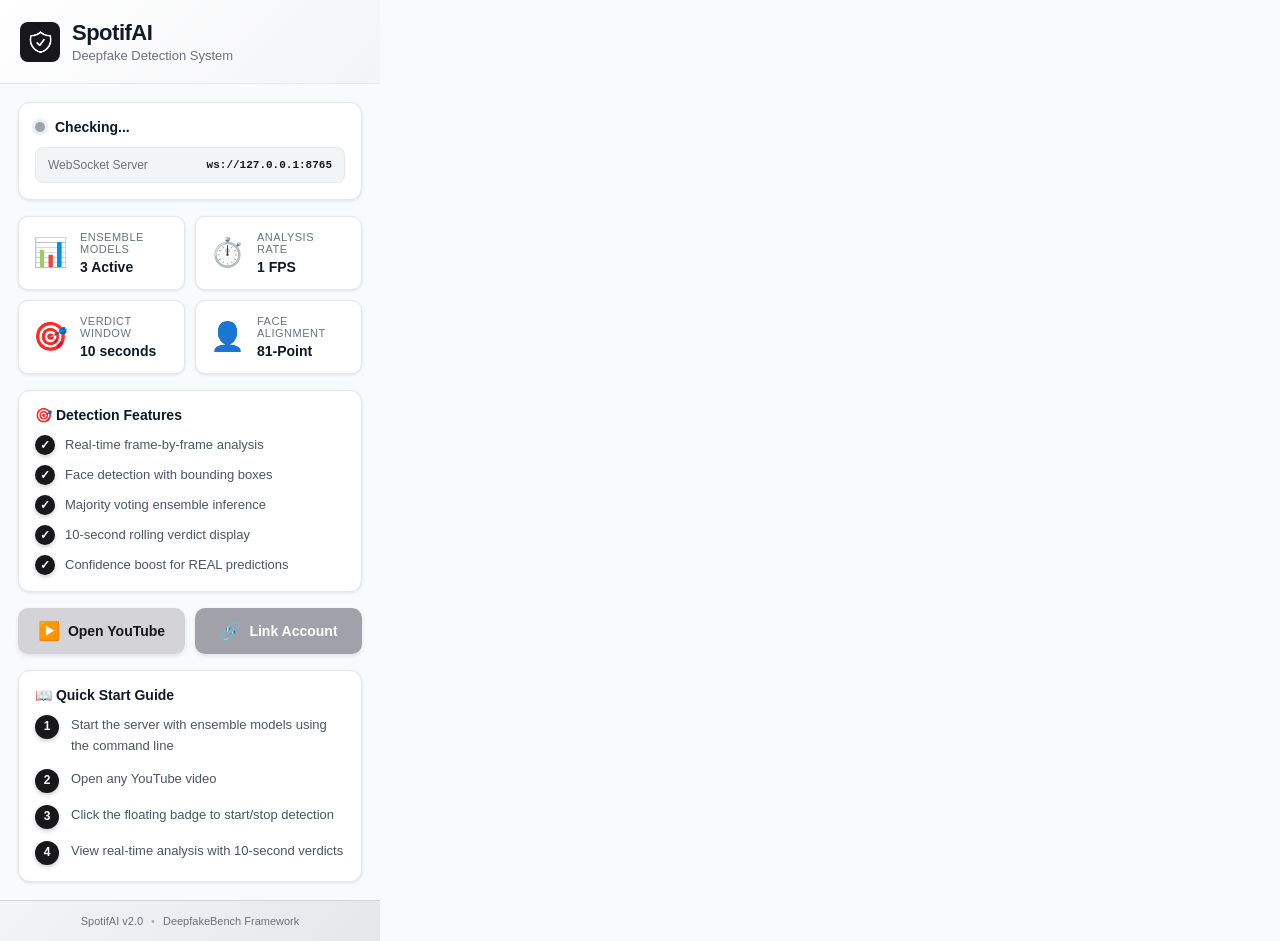
<file: extension/popup.html>
<!DOCTYPE html>
<html>
<head>
  <meta charset="UTF-8">
  <title>SpotifAI - Deepfake Detector</title>
  <link rel="icon" type="image/png" href="icons/favicon.png">
  <link rel="stylesheet" href="popup.css">
</head>
<body>
  <!-- Header -->
  <div class="header">
    <div class="logo-section">
      <img src="icons/favicon.png" alt="SpotifAI Logo" class="logo-image" style="width: 40px; height: 40px; border-radius: 8px;">
      <div class="title-section">
        <h1>SpotifAI</h1>
        <p>Deepfake Detection System</p>
      </div>
    </div>
  </div>

  <div class="content">
    <!-- Connection Status Card -->
    <div class="status-card">
      <div class="status-header">
        <div class="status-indicator-wrapper">
          <div class="status-indicator" id="server-status"></div>
          <span class="status-text" id="connection-status">Checking...</span>
        </div>
      </div>
      <div class="server-info">
        <span class="server-label">WebSocket Server</span>
        <span class="server-address">ws://127.0.0.1:8765</span>
      </div>
    </div>

    <!-- Detection Stats -->
    <div class="stats-grid">
      <div class="stat-card">
        <div class="stat-icon">📊</div>
        <div class="stat-content">
          <div class="stat-label">Ensemble Models</div>
          <div class="stat-value">3 Active</div>
        </div>
      </div>
      <div class="stat-card">
        <div class="stat-icon">⏱️</div>
        <div class="stat-content">
          <div class="stat-label">Analysis Rate</div>
          <div class="stat-value">1 FPS</div>
        </div>
      </div>
      <div class="stat-card">
        <div class="stat-icon">🎯</div>
        <div class="stat-content">
          <div class="stat-label">Verdict Window</div>
          <div class="stat-value">10 seconds</div>
        </div>
      </div>
      <div class="stat-card">
        <div class="stat-icon">👤</div>
        <div class="stat-content">
          <div class="stat-label">Face Alignment</div>
          <div class="stat-value">81-Point</div>
        </div>
      </div>
    </div>

    <!-- Features Section -->
    <div class="features-card">
      <h3 class="section-title">🎯 Detection Features</h3>
      <ul class="feature-list">
        <li>
          <span class="check-icon">✓</span>
          <span>Real-time frame-by-frame analysis</span>
        </li>
        <li>
          <span class="check-icon">✓</span>
          <span>Face detection with bounding boxes</span>
        </li>
        <li>
          <span class="check-icon">✓</span>
          <span>Majority voting ensemble inference</span>
        </li>
        <li>
          <span class="check-icon">✓</span>
          <span>10-second rolling verdict display</span>
        </li>
        <li>
          <span class="check-icon">✓</span>
          <span>Confidence boost for REAL predictions</span>
        </li>
      </ul>
    </div>

    <!-- Action Buttons -->
    <div class="action-buttons">
      <button class="btn btn-primary" id="open-youtube">
        <span class="btn-icon">▶️</span>
        <span>Open YouTube</span>
      </button>
      <button class="btn btn-secondary" id="link-account">
        <span class="btn-icon">🔗</span>
        <span>Link Account</span>
      </button>
    </div>

    <!-- Instructions -->
    <div class="instructions-card">
      <h3 class="section-title">📖 Quick Start Guide</h3>
      <ol class="instructions-list">
        <li>
          <span class="step-number">1</span>
          <span>Start the server with ensemble models using the command line</span>
        </li>
        <li>
          <span class="step-number">2</span>
          <span>Open any YouTube video</span>
        </li>
        <li>
          <span class="step-number">3</span>
          <span>Click the floating badge to start/stop detection</span>
        </li>
        <li>
          <span class="step-number">4</span>
          <span>View real-time analysis with 10-second verdicts</span>
        </li>
      </ol>
    </div>
  </div>
  
  <div class="footer">
    <div class="footer-content">
      <span>SpotifAI v2.0</span>
      <span class="separator">•</span>
      <span>DeepfakeBench Framework</span>
    </div>
  </div>
  
  <script src="popup.js"></script>
</body>
</html>
</file>
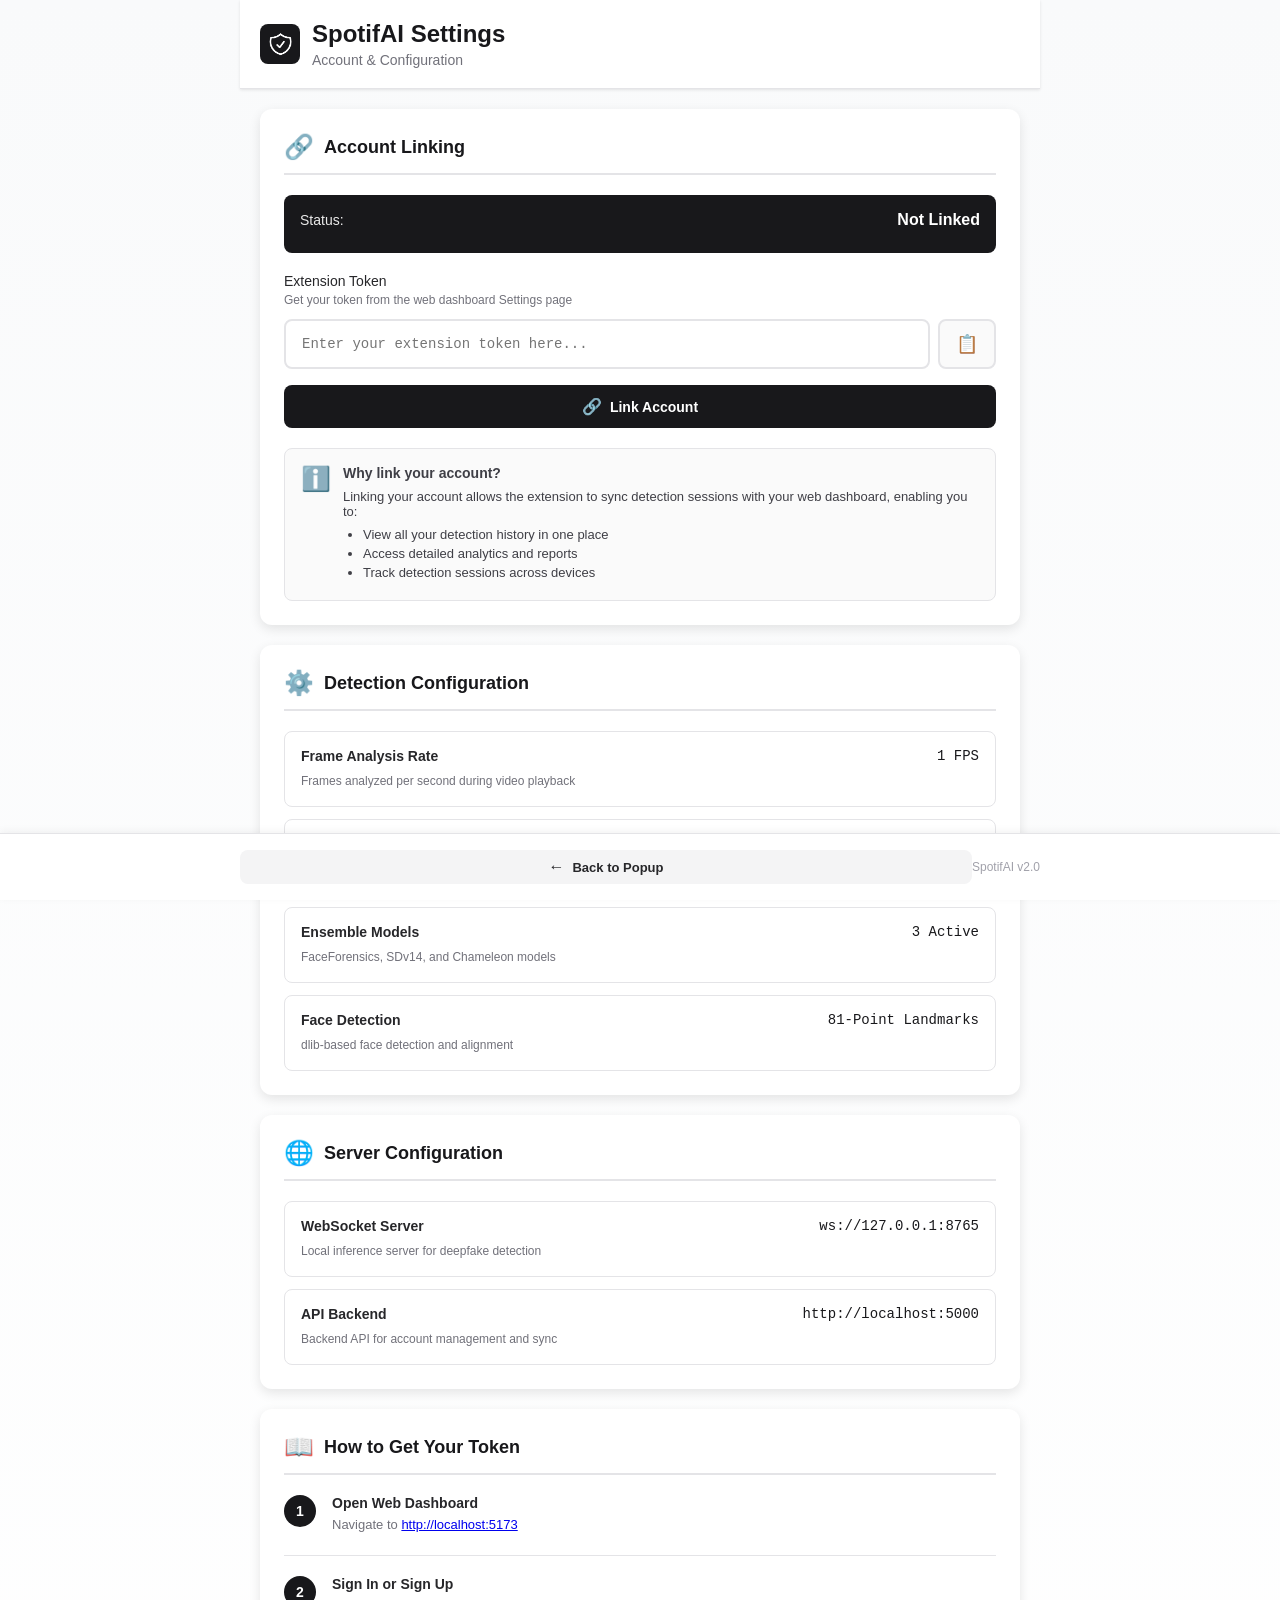
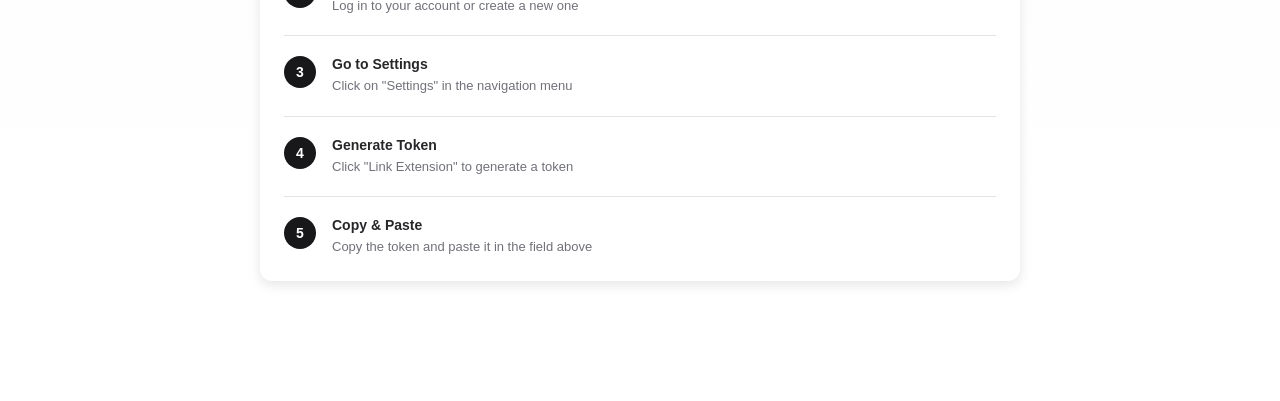
<file: extension/settings.html>
<!DOCTYPE html>
<html>
<head>
  <meta charset="UTF-8">
  <title>SpotifAI - Settings</title>
  <link rel="icon" type="image/png" href="icons/favicon.png">
  <link rel="stylesheet" href="settings.css">
</head>
<body>
  <!-- Header -->
  <div class="header">
    <div class="logo-section">
      <img src="icons/favicon.png" alt="SpotifAI Logo" class="logo-image" style="width: 40px; height: 40px; border-radius: 8px;">
      <div class="title-section">
        <h1>SpotifAI Settings</h1>
        <p>Account & Configuration</p>
      </div>
    </div>
  </div>

  <div class="content">
    <!-- Account Linking Section -->
    <div class="settings-section">
      <h3 class="section-title">
        <span class="section-icon">🔗</span>
        Account Linking
      </h3>
      
      <div class="account-status-card" id="account-status-card">
        <div class="status-row">
          <span class="status-label">Status:</span>
          <span class="status-value" id="link-status">Not Linked</span>
        </div>
        <div class="status-row" id="user-info-row" style="display: none;">
          <span class="status-label">User:</span>
          <span class="status-value" id="user-email">-</span>
        </div>
      </div>

      <div class="token-input-section">
        <label for="token-input" class="input-label">
          <span>Extension Token</span>
          <span class="input-hint">Get your token from the web dashboard Settings page</span>
        </label>
        <div class="input-group">
          <input 
            type="text" 
            id="token-input" 
            class="token-input" 
            placeholder="Enter your extension token here..."
            autocomplete="off"
            spellcheck="false"
          />
          <button class="btn-icon-action" id="paste-btn" title="Paste from clipboard">
            📋
          </button>
        </div>
        
        <div class="button-group">
          <button class="btn btn-primary" id="link-btn">
            <span class="btn-icon">🔗</span>
            <span>Link Account</span>
          </button>
          <button class="btn btn-danger" id="unlink-btn" style="display: none;">
            <span class="btn-icon">🔓</span>
            <span>Unlink Account</span>
          </button>
        </div>
      </div>

      <div class="info-card">
        <div class="info-icon">ℹ️</div>
        <div class="info-content">
          <strong>Why link your account?</strong>
          <p>Linking your account allows the extension to sync detection sessions with your web dashboard, enabling you to:</p>
          <ul>
            <li>View all your detection history in one place</li>
            <li>Access detailed analytics and reports</li>
            <li>Track detection sessions across devices</li>
          </ul>
        </div>
      </div>
    </div>

    <!-- Detection Settings Section -->
    <div class="settings-section">
      <h3 class="section-title">
        <span class="section-icon">⚙️</span>
        Detection Configuration
      </h3>
      
      <div class="setting-item">
        <div class="setting-header">
          <span class="setting-label">Frame Analysis Rate</span>
          <span class="setting-value">1 FPS</span>
        </div>
        <p class="setting-description">Frames analyzed per second during video playback</p>
      </div>

      <div class="setting-item">
        <div class="setting-header">
          <span class="setting-label">Verdict Window</span>
          <span class="setting-value">10 seconds</span>
        </div>
        <p class="setting-description">Time window for aggregating frame predictions</p>
      </div>

      <div class="setting-item">
        <div class="setting-header">
          <span class="setting-label">Ensemble Models</span>
          <span class="setting-value">3 Active</span>
        </div>
        <p class="setting-description">FaceForensics, SDv14, and Chameleon models</p>
      </div>

      <div class="setting-item">
        <div class="setting-header">
          <span class="setting-label">Face Detection</span>
          <span class="setting-value">81-Point Landmarks</span>
        </div>
        <p class="setting-description">dlib-based face detection and alignment</p>
      </div>
    </div>

    <!-- Server Settings Section -->
    <div class="settings-section">
      <h3 class="section-title">
        <span class="section-icon">🌐</span>
        Server Configuration
      </h3>
      
      <div class="setting-item">
        <div class="setting-header">
          <span class="setting-label">WebSocket Server</span>
          <span class="setting-value">ws://127.0.0.1:8765</span>
        </div>
        <p class="setting-description">Local inference server for deepfake detection</p>
      </div>

      <div class="setting-item">
        <div class="setting-header">
          <span class="setting-label">API Backend</span>
          <span class="setting-value" id="api-url">http://localhost:5000</span>
        </div>
        <p class="setting-description">Backend API for account management and sync</p>
      </div>
    </div>

    <!-- How to Get Token Section -->
    <div class="settings-section">
      <h3 class="section-title">
        <span class="section-icon">📖</span>
        How to Get Your Token
      </h3>
      
      <ol class="steps-list">
        <li>
          <span class="step-number">1</span>
          <div class="step-content">
            <strong>Open Web Dashboard</strong>
            <p>Navigate to <a href="http://localhost:5173" target="_blank">http://localhost:5173</a></p>
          </div>
        </li>
        <li>
          <span class="step-number">2</span>
          <div class="step-content">
            <strong>Sign In or Sign Up</strong>
            <p>Log in to your account or create a new one</p>
          </div>
        </li>
        <li>
          <span class="step-number">3</span>
          <div class="step-content">
            <strong>Go to Settings</strong>
            <p>Click on "Settings" in the navigation menu</p>
          </div>
        </li>
        <li>
          <span class="step-number">4</span>
          <div class="step-content">
            <strong>Generate Token</strong>
            <p>Click "Link Extension" to generate a token</p>
          </div>
        </li>
        <li>
          <span class="step-number">5</span>
          <div class="step-content">
            <strong>Copy & Paste</strong>
            <p>Copy the token and paste it in the field above</p>
          </div>
        </li>
      </ol>
    </div>
  </div>

  <!-- Footer -->
  <div class="footer">
    <div class="footer-content">
      <button class="btn btn-secondary btn-small" id="back-btn">
        <span class="btn-icon">←</span>
        <span>Back to Popup</span>
      </button>
      <span class="version">SpotifAI v2.0</span>
    </div>
  </div>

  <!-- Toast Notification -->
  <div class="toast" id="toast"></div>

  <script src="settings.js"></script>
</body>
</html>
</file>
<file: extension/popup.css>
/* SpotifAI - Modern Light Theme */

* {
  margin: 0;
  padding: 0;
  box-sizing: border-box;
}

body {
  width: 380px;
  max-height: 600px;
  font-family: -apple-system, BlinkMacSystemFont, 'Segoe UI', Roboto, 'Helvetica Neue', sans-serif;
  background: #f9fafb;
  color: #111827;
  overflow-x: hidden;
  overflow-y: auto;
}

/* Custom Scrollbar */
body::-webkit-scrollbar {
  width: 6px;
}

body::-webkit-scrollbar-track {
  background: #e5e7eb;
}

body::-webkit-scrollbar-thumb {
  background: #9ca3af;
  border-radius: 3px;
}

body::-webkit-scrollbar-thumb:hover {
  background: #6b7280;
}

/* Header */
.header {
  background: linear-gradient(135deg, #ffffff 0%, #f3f4f6 100%);
  padding: 20px;
  border-bottom: 1px solid #e5e7eb;
}

.logo-section {
  display: flex;
  align-items: center;
  gap: 12px;
}

.shield-icon {
  font-size: 38px;
  filter: drop-shadow(0 0 8px rgba(99, 102, 241, 0.3));
}

.title-section h1 {
  font-size: 22px;
  font-weight: 700;
  color: #111827;
  margin-bottom: 2px;
  letter-spacing: -0.5px;
}

.title-section p {
  font-size: 13px;
  color: #6b7280;
  font-weight: 500;
}

/* Content Area */
.content {
  padding: 18px;
}

/* Status Card */
.status-card {
  background: #ffffff;
  border: 1px solid #e5e7eb;
  border-radius: 12px;
  padding: 16px;
  margin-bottom: 16px;
  box-shadow: 0 1px 3px rgba(0, 0, 0, 0.1);
}

.status-header {
  display: flex;
  align-items: center;
  justify-content: space-between;
  margin-bottom: 12px;
}

.status-indicator-wrapper {
  display: flex;
  align-items: center;
  gap: 10px;
}

.status-indicator {
  width: 10px;
  height: 10px;
  border-radius: 50%;
  background: #9ca3af;
  box-shadow: 0 0 0 3px rgba(156, 163, 175, 0.2);
  animation: pulse-checking 2s infinite;
}

.status-indicator.connected {
  background: rgb(24, 24, 27);
  box-shadow: 0 0 12px rgba(24, 24, 27, 0.3);
  animation: pulse-connected 2s infinite;
}

.status-indicator.disconnected {
  background: rgb(82, 82, 91);
  box-shadow: 0 0 8px rgba(82, 82, 91, 0.3);
  animation: none;
}

@keyframes pulse-connected {
  0%, 100% {
    transform: scale(1);
    box-shadow: 0 0 12px rgba(24, 24, 27, 0.3);
  }
  50% {
    transform: scale(1.1);
    box-shadow: 0 0 16px rgba(24, 24, 27, 0.5);
  }
}

@keyframes pulse-checking {
  0%, 100% {
    opacity: 1;
  }
  50% {
    opacity: 0.5;
  }
}

.status-text {
  font-size: 14px;
  font-weight: 600;
  color: #111827;
}

.server-info {
  display: flex;
  align-items: center;
  justify-content: space-between;
  background: #f3f4f6;
  padding: 10px 12px;
  border-radius: 8px;
  border: 1px solid #e5e7eb;
}

.server-label {
  font-size: 12px;
  color: #6b7280;
  font-weight: 500;
}

.server-address {
  font-size: 11px;
  color: rgb(24, 24, 27);
  font-family: 'Courier New', monospace;
  font-weight: 600;
}

/* Stats Grid */
.stats-grid {
  display: grid;
  grid-template-columns: repeat(2, 1fr);
  gap: 10px;
  margin-bottom: 16px;
}

.stat-card {
  background: #ffffff;
  border: 1px solid #e5e7eb;
  border-radius: 10px;
  padding: 14px;
  display: flex;
  align-items: center;
  gap: 12px;
  transition: all 0.3s ease;
  box-shadow: 0 1px 3px rgba(0, 0, 0, 0.1);
}

.stat-card:hover {
  transform: translateY(-2px);
  border-color: rgb(63, 63, 70);
  box-shadow: 0 4px 12px rgba(63, 63, 70, 0.15);
}

.stat-icon {
  font-size: 28px;
  line-height: 1;
}

.stat-content {
  flex: 1;
}

.stat-label {
  font-size: 11px;
  color: #6b7280;
  font-weight: 500;
  margin-bottom: 4px;
  text-transform: uppercase;
  letter-spacing: 0.5px;
}

.stat-value {
  font-size: 14px;
  font-weight: 700;
  color: #111827;
}

/* Features Card */
.features-card {
  background: #ffffff;
  border: 1px solid #e5e7eb;
  border-radius: 12px;
  padding: 16px;
  margin-bottom: 16px;
  box-shadow: 0 1px 3px rgba(0, 0, 0, 0.1);
}

.section-title {
  font-size: 14px;
  font-weight: 700;
  color: #111827;
  margin-bottom: 12px;
  display: flex;
  align-items: center;
  gap: 6px;
}

.feature-list {
  list-style: none;
  display: flex;
  flex-direction: column;
  gap: 10px;
}

.feature-list li {
  display: flex;
  align-items: center;
  gap: 10px;
  font-size: 13px;
  color: #4b5563;
  line-height: 1.5;
}

.check-icon {
  background: rgb(24, 24, 27);
  color: #ffffff;
  width: 20px;
  height: 20px;
  border-radius: 50%;
  display: flex;
  align-items: center;
  justify-content: center;
  font-size: 12px;
  font-weight: bold;
  flex-shrink: 0;
  box-shadow: 0 2px 4px rgba(0, 0, 0, 0.2);
}

/* Action Buttons */
.action-buttons {
  display: flex;
  gap: 10px;
  margin-bottom: 16px;
}

.btn {
  flex: 1;
  padding: 14px 16px;
  border: none;
  border-radius: 10px;
  font-size: 14px;
  font-weight: 600;
  cursor: pointer;
  display: flex;
  align-items: center;
  justify-content: center;
  gap: 8px;
  transition: all 0.3s ease;
  font-family: inherit;
  box-shadow: 0 2px 4px rgba(0, 0, 0, 0.1);
}

.btn-icon {
  font-size: 18px;
  line-height: 1;
}

.btn-primary {
  background: rgb(212, 212, 216);
  color: rgb(24, 24, 27);
}

.btn-primary:hover {
  background: rgb(228, 228, 231);
  transform: translateY(-2px);
  box-shadow: 0 6px 16px rgba(0, 0, 0, 0.15);
}

.btn-primary:active {
  transform: translateY(0);
}

.btn-secondary {
  background: rgb(161, 161, 170);
  color: white;
}

.btn-secondary:hover {
  background: rgb(212, 212, 216);
  color: rgb(24, 24, 27);
  transform: translateY(-2px);
  box-shadow: 0 6px 16px rgba(0, 0, 0, 0.15);
}

.btn-secondary:active {
  transform: translateY(0);
}

.btn-success {
  background: rgb(212, 212, 216) !important;
  color: rgb(24, 24, 27) !important;
  opacity: 0.95;
  cursor: pointer;
}

.btn-success:hover {
  opacity: 1;
  transform: translateY(-2px);
}

.btn-success:active {
  transform: translateY(0);
}

/* Instructions Card */
.instructions-card {
  background: #ffffff;
  border: 1px solid #e5e7eb;
  border-radius: 12px;
  padding: 16px;
  box-shadow: 0 1px 3px rgba(0, 0, 0, 0.1);
}

.instructions-list {
  list-style: none;
  display: flex;
  flex-direction: column;
  gap: 12px;
}

.instructions-list li {
  display: flex;
  align-items: flex-start;
  gap: 12px;
  font-size: 13px;
  color: #4b5563;
  line-height: 1.6;
}

.step-number {
  background: rgb(24, 24, 27);
  color: #ffffff;
  width: 24px;
  height: 24px;
  border-radius: 50%;
  display: flex;
  align-items: center;
  justify-content: center;
  font-weight: 700;
  font-size: 12px;
  flex-shrink: 0;
  box-shadow: 0 2px 4px rgba(0, 0, 0, 0.2);
}

/* Footer */
.footer {
  background: linear-gradient(135deg, #f3f4f6 0%, #e5e7eb 100%);
  padding: 14px 20px;
  border-top: 1px solid #d1d5db;
}

.footer-content {
  display: flex;
  align-items: center;
  justify-content: center;
  gap: 8px;
  font-size: 11px;
  color: #6b7280;
  font-weight: 500;
}

.separator {
  opacity: 0.5;
}

/* Modal Overlay */
.modal-overlay {
  display: none;
  position: fixed;
  top: 0;
  left: 0;
  right: 0;
  bottom: 0;
  background: rgba(0, 0, 0, 0.5);
  z-index: 1000;
  align-items: center;
  justify-content: center;
}

.modal-overlay.active {
  display: flex;
}

.modal-content {
  background: #ffffff;
  border-radius: 12px;
  padding: 24px;
  width: 90%;
  max-width: 320px;
  box-shadow: 0 10px 25px rgba(0, 0, 0, 0.2);
}

.modal-title {
  font-size: 18px;
  font-weight: 700;
  color: #111827;
  margin-bottom: 16px;
  text-align: center;
}

.modal-input {
  width: 100%;
  padding: 12px;
  border: 2px solid #e5e7eb;
  border-radius: 8px;
  font-size: 14px;
  font-family: 'Courier New', monospace;
  margin-bottom: 16px;
  transition: border-color 0.2s;
}

.modal-input:focus {
  outline: none;
  border-color: rgb(24, 24, 27);
}

.modal-actions {
  display: flex;
  gap: 10px;
}

.modal-btn {
  flex: 1;
  padding: 12px;
  border: none;
  border-radius: 8px;
  font-size: 14px;
  font-weight: 600;
  cursor: pointer;
  transition: all 0.2s;
}

.modal-btn-primary {
  background: rgb(212, 212, 216);
  color: rgb(24, 24, 27);
}

.modal-btn-primary:hover {
  background: rgb(228, 228, 231);
  transform: translateY(-2px);
  box-shadow: 0 4px 12px rgba(0, 0, 0, 0.15);
}

.modal-btn-secondary {
  background: #f3f4f6;
  color: #6b7280;
}

.modal-btn-secondary:hover {
  background: #e5e7eb;
}
</file>
<file: extension/settings.css>
/* settings.css - Settings page styles */

* {
  margin: 0;
  padding: 0;
  box-sizing: border-box;
}

body {
  font-family: -apple-system, BlinkMacSystemFont, 'Segoe UI', Roboto, 'Helvetica Neue', Arial, sans-serif;
  background: linear-gradient(to bottom, rgb(249, 250, 251), white);
  min-width: 600px;
  max-width: 800px;
  margin: 0 auto;
  padding-bottom: 80px;
}

/* Header */
.header {
  background: rgba(255, 255, 255, 0.9);
  backdrop-filter: blur(12px);
  padding: 20px;
  box-shadow: 0 1px 3px rgba(0, 0, 0, 0.1);
  border-bottom: 1px solid rgb(228, 228, 231);
  sticky: top;
  z-index: 50;
}

.logo-section {
  display: flex;
  align-items: center;
  gap: 12px;
}

.shield-icon {
  font-size: 32px;
  filter: drop-shadow(0 2px 4px rgba(0, 0, 0, 0.1));
}

.title-section h1 {
  font-size: 24px;
  color: rgb(24, 24, 27);
  font-weight: 700;
  margin-bottom: 4px;
}

.title-section p {
  font-size: 14px;
  color: rgb(113, 113, 122);
}

/* Content */
.content {
  padding: 20px;
}

/* Settings Section */
.settings-section {
  background: white;
  border-radius: 12px;
  padding: 24px;
  margin-bottom: 20px;
  box-shadow: 0 4px 12px rgba(0, 0, 0, 0.1);
}

.section-title {
  display: flex;
  align-items: center;
  gap: 10px;
  font-size: 18px;
  font-weight: 600;
  color: rgb(24, 24, 27);
  margin-bottom: 20px;
  padding-bottom: 12px;
  border-bottom: 2px solid rgb(228, 228, 231);
}

.section-icon {
  font-size: 24px;
}

/* Account Status Card */
.account-status-card {
  background: rgb(24, 24, 27);
  border-radius: 8px;
  padding: 16px;
  margin-bottom: 20px;
}

.status-row {
  display: flex;
  justify-content: space-between;
  align-items: center;
  color: white;
  margin-bottom: 8px;
}

.status-row:last-child {
  margin-bottom: 0;
}

.status-label {
  font-size: 14px;
  opacity: 0.9;
}

.status-value {
  font-size: 16px;
  font-weight: 600;
}

/* Token Input Section */
.token-input-section {
  margin-bottom: 20px;
}

.input-label {
  display: flex;
  flex-direction: column;
  gap: 4px;
  margin-bottom: 12px;
  font-size: 14px;
  font-weight: 500;
  color: rgb(39, 39, 42);
}

.input-hint {
  font-size: 12px;
  color: rgb(113, 113, 122);
  font-weight: 400;
}

.input-group {
  display: flex;
  gap: 8px;
  margin-bottom: 16px;
}

.token-input {
  flex: 1;
  padding: 12px 16px;
  border: 2px solid rgb(228, 228, 231);
  border-radius: 8px;
  font-size: 14px;
  font-family: 'Courier New', monospace;
  transition: all 0.2s;
}

.token-input:focus {
  outline: none;
  border-color: rgb(24, 24, 27);
  box-shadow: 0 0 0 3px rgba(24, 24, 27, 0.1);
}

.btn-icon-action {
  padding: 12px 16px;
  background: rgb(250, 250, 250);
  border: 2px solid rgb(228, 228, 231);
  border-radius: 8px;
  font-size: 18px;
  cursor: pointer;
  transition: all 0.2s;
}

.btn-icon-action:hover {
  background: rgb(244, 244, 245);
  border-color: rgb(212, 212, 216);
}

.btn-icon-action:active {
  transform: scale(0.95);
}

/* Button Group */
.button-group {
  display: flex;
  gap: 12px;
}

.btn {
  flex: 1;
  display: flex;
  align-items: center;
  justify-content: center;
  gap: 8px;
  padding: 12px 20px;
  border: none;
  border-radius: 8px;
  font-size: 14px;
  font-weight: 600;
  cursor: pointer;
  transition: all 0.2s;
}

.btn-primary {
  background: rgb(24, 24, 27);
  color: white;
}

.btn-primary:hover {
  background: rgb(39, 39, 42);
  transform: translateY(-2px);
  box-shadow: 0 4px 12px rgba(0, 0, 0, 0.15);
}

.btn-danger {
  background: rgb(63, 63, 70);
  color: white;
}

.btn-danger:hover {
  background: rgb(82, 82, 91);
  transform: translateY(-2px);
  box-shadow: 0 4px 12px rgba(0, 0, 0, 0.15);
}

.btn-secondary {
  background: rgb(244, 244, 245);
  color: rgb(39, 39, 42);
}

.btn-secondary:hover {
  background: rgb(228, 228, 231);
}

.btn:active {
  transform: translateY(0);
}

.btn:disabled {
  opacity: 0.5;
  cursor: not-allowed;
  transform: none !important;
}

.btn-small {
  padding: 8px 16px;
  font-size: 13px;
}

.btn-icon {
  font-size: 16px;
}

/* Info Card */
.info-card {
  display: flex;
  gap: 12px;
  background: rgb(250, 250, 250);
  border: 1px solid rgb(228, 228, 231);
  border-radius: 8px;
  padding: 16px;
  margin-top: 20px;
}

.info-icon {
  font-size: 24px;
  flex-shrink: 0;
}

.info-content {
  font-size: 13px;
  color: rgb(63, 63, 70);
}

.info-content strong {
  display: block;
  margin-bottom: 8px;
  font-size: 14px;
}

.info-content p {
  margin-bottom: 8px;
}

.info-content ul {
  margin-left: 20px;
  margin-top: 8px;
}

.info-content li {
  margin-bottom: 4px;
}

.info-content a {
  color: rgb(24, 24, 27);
  text-decoration: none;
  font-weight: 600;
}

.info-content a:hover {
  text-decoration: underline;
}

/* Setting Item */
.setting-item {
  padding: 16px;
  border: 1px solid rgb(228, 228, 231);
  border-radius: 8px;
  margin-bottom: 12px;
  transition: all 0.2s;
}

.setting-item:hover {
  border-color: rgb(212, 212, 216);
  box-shadow: 0 2px 8px rgba(0, 0, 0, 0.05);
}

.setting-item:last-child {
  margin-bottom: 0;
}

.setting-header {
  display: flex;
  justify-content: space-between;
  align-items: center;
  margin-bottom: 8px;
}

.setting-label {
  font-size: 14px;
  font-weight: 600;
  color: rgb(39, 39, 42);
}

.setting-value {
  font-size: 14px;
  color: rgb(24, 24, 27);
  font-weight: 500;
  font-family: 'Courier New', monospace;
}

.setting-description {
  font-size: 12px;
  color: rgb(113, 113, 122);
  line-height: 1.5;
}

/* Steps List */
.steps-list {
  list-style: none;
  counter-reset: step-counter;
}

.steps-list li {
  display: flex;
  gap: 16px;
  margin-bottom: 20px;
  padding-bottom: 20px;
  border-bottom: 1px solid rgb(228, 228, 231);
}

.steps-list li:last-child {
  border-bottom: none;
  padding-bottom: 0;
  margin-bottom: 0;
}

.step-number {
  flex-shrink: 0;
  width: 32px;
  height: 32px;
  display: flex;
  align-items: center;
  justify-content: center;
  background: rgb(24, 24, 27);
  color: white;
  border-radius: 50%;
  font-weight: 600;
  font-size: 14px;
}

.step-content {
  flex: 1;
}

.step-content strong {
  display: block;
  font-size: 14px;
  color: rgb(39, 39, 42);
  margin-bottom: 4px;
}

.step-content p {
  font-size: 13px;
  color: rgb(113, 113, 122);
  line-height: 1.5;
}

/* Footer */
.footer {
  position: fixed;
  bottom: 0;
  left: 0;
  right: 0;
  background: white;
  border-top: 1px solid rgb(228, 228, 231);
  padding: 16px 20px;
  box-shadow: 0 -2px 8px rgba(0, 0, 0, 0.05);
}

.footer-content {
  max-width: 800px;
  margin: 0 auto;
  display: flex;
  justify-content: space-between;
  align-items: center;
}

.version {
  font-size: 12px;
  color: rgb(161, 161, 170);
}

/* Toast Notification */
.toast {
  position: fixed;
  top: 20px;
  right: 20px;
  background: rgb(39, 39, 42);
  color: white;
  padding: 16px 24px;
  border-radius: 8px;
  box-shadow: 0 4px 12px rgba(0, 0, 0, 0.3);
  transform: translateY(-100px);
  opacity: 0;
  transition: all 0.3s;
  z-index: 1000;
  max-width: 400px;
}

.toast.show {
  transform: translateY(0);
  opacity: 1;
}

.toast.success {
  background: rgb(39, 39, 42);
}

.toast.error {
  background: rgb(63, 63, 70);
}
</file>
